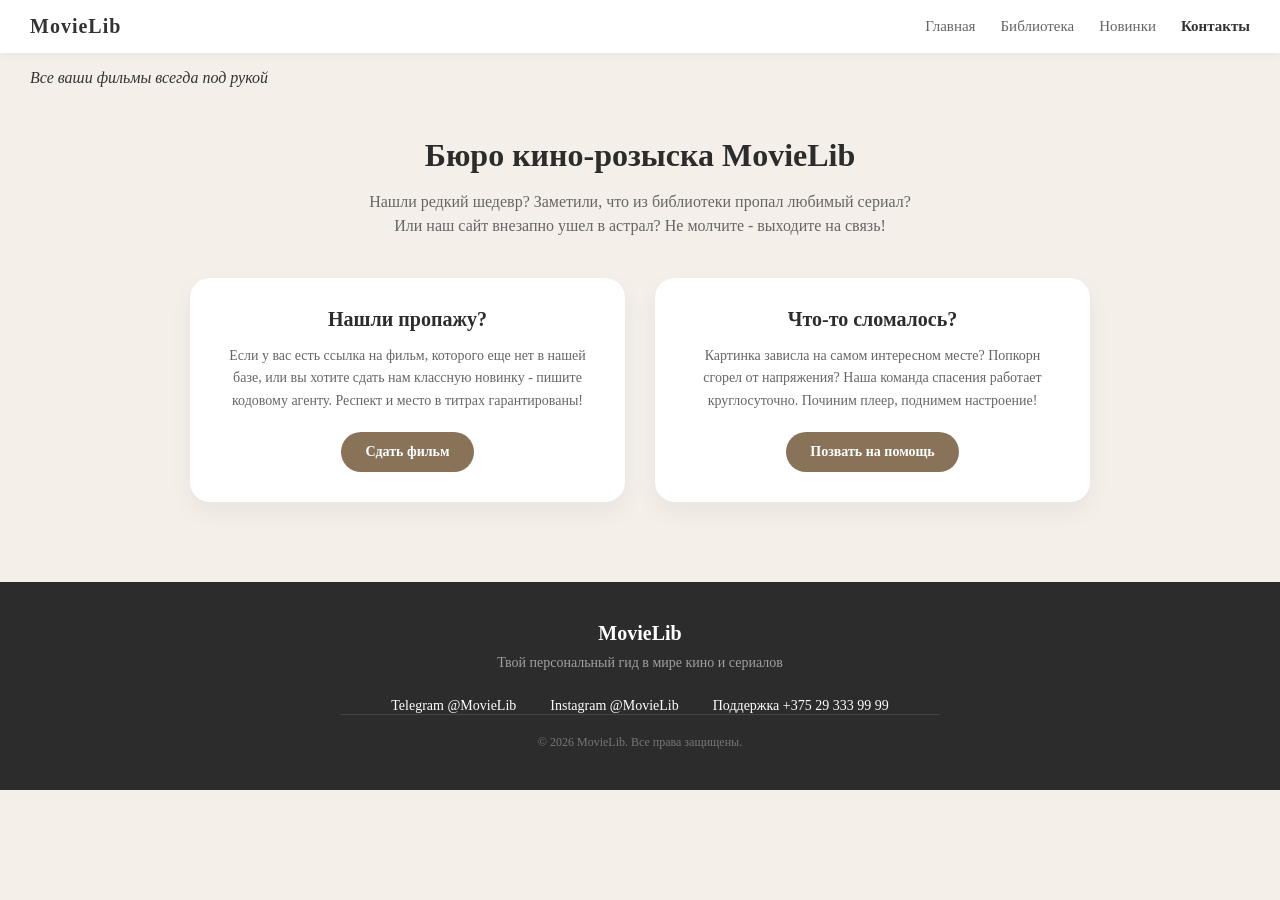
<file: contact.htm>
<!DOCTYPE html>
<html>
<head>
    <title>Контакты - MovieLib</title>
    <link rel="stylesheet" href="style.css">
</head>

<body>
    <!-- шапка-->
    <div class="nav-bar">
        <div class="nav-logo">MovieLib</div>
        <div class="nav-links">
            <a href="index.htm" class="link">Главная</a>
            <a href="libraru.htm" class="link">Библиотека</a>
            <a href="new.htm" class="link">Новинки</a>
            <a href="contact.htm" class="active">Контакты</a>
        </div>
    </div>

    <p class="subtitle">Все ваши фильмы всегда под рукой</p>

    <!-- осн частть -->
    <div class="contact-section">
        <h2 class="contact-title">Бюро кино-розыска MovieLib</h2>
        <p class="contact-subtitle">
            Нашли редкий шедевр? Заметили, что из библиотеки пропал любимый сериал? <br>
            Или наш сайт внезапно ушел в астрал? Не молчите - выходите на связь!
        </p>

        <!-- Две карточки -->
        <div class="contact-cards">

            <div class="contact-card dashed">
                <h3>Нашли пропажу?</h3>
                <p>
                    Если у вас есть ссылка на фильм, которого еще нет в нашей базе, или вы хотите сдать нам классную новинку - пишите кодовому агенту. Респект и место в титрах гарантированы!
                </p>
                <a href="redbutton.htm" class="btn btn-red">Сдать фильм</a>
            </div>

            <div class="contact-card solid">
                <h3>Что-то сломалось?</h3>
                <p>
                    Картинка зависла на самом интересном месте? Попкорн сгорел от напряжения? Наша команда спасения работает круглосуточно. Починим плеер, поднимем настроение!
                </p>
                <a href="#open-modal" class="btn btn-blue">Позвать на помощь</a>
            </div>

        </div>

            </div>

    <!-- всплывающее окно -->
    <div id="open-modal" class="modal-overlay">
        <div class="modal-window">
            <a href="#" class="modal-close-btn">X</a>
            <h3 class="modal-title">Служба спасения MovieLib</h3>
            <p class="modal-text">Наши агенты на связи 24/7 в самых удобных секретных каналах. Выбирайте любой!</p>
            <div class="modal-buttons">
                <a href="https://t.me" target="_blank" class="modal-btn tg">Написать в Telegram</a>
                <a href="https://instagram.com" target="_blank" class="modal-btn ig">Наш Instagram</a>
            </div>
        </div>
    </div>

    <!-- футер -->
    <div class="footer">
        <div class="footer-logo">MovieLib</div>
        <div class="footer-slogan">Твой персональный гид в мире кино и сериалов</div>
        <div class="footer-links">
            <a href="#">Telegram @MovieLib</a>
            <a href="#">Instagram @MovieLib</a>
            <a href="#">Поддержка +375 29 333 99 99</a>
        </div>
        <hr class="footer-divider">
        <div class="footer-copyright">© 2026 MovieLib. Все права защищены.</div>
    </div>

</body>
</html>
</file>
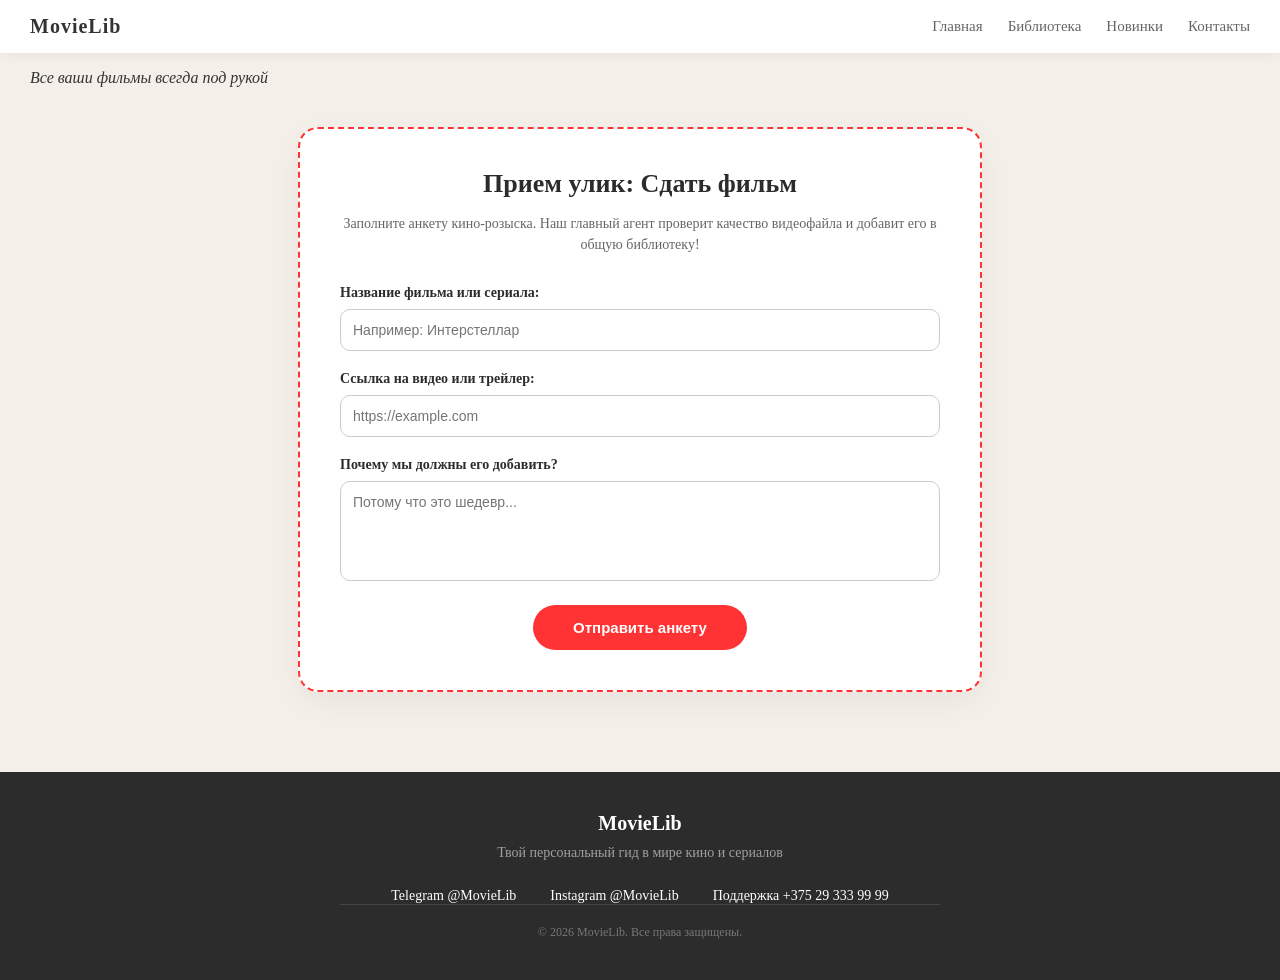
<file: redbutton.htm>
<!DOCTYPE html>
<html>
<head>
    <title>Сдать фильм - MovieLib</title>
    <link rel="stylesheet" href="style.css">
</head>

<body>
    <!-- шапка -->
    <div class="nav-bar">
        <div class="nav-logo">MovieLib</div>
        <div class="nav-links">
            <a href="index.htm" class="link">Главная</a>
            <a href="libraru.htm" class="link">Библиотека</a>
            <a href="new.htm" class="link">Новинки</a>
            <a href="contact.htm" class="link">Контакты</a>
        </div>
    </div>

    <p class="subtitle">Все ваши фильмы всегда под рукой</p>

    <!-- форма для отправки фильма -->
    <div class="form-section">
        <h2 class="form-title">Прием улик: Сдать фильм</h2>
        <p class="form-subtitle">
            Заполните анкету кино-розыска. Наш главный агент проверит качество видеофайла и добавит его в общую библиотеку!
        </p>

        <!-- Форма -->
        <form action="#" onsubmit="alert('Анкета успешно отправлена агентам!'); return false;">

            <div class="form-group">
                <label for="movie-name">Название фильма или сериала:</label>
                <input type="text" id="movie-name" required placeholder="Например: Интерстеллар">
            </div>

            <div class="form-group">
                <label for="movie-url">Ссылка на видео или трейлер:</label>
                <input type="url" id="movie-url" required placeholder="https://example.com">
            </div>

            <div class="form-group">
                <label for="movie-reason">Почему мы должны его добавить?</label>
                <textarea id="movie-reason" placeholder="Потому что это шедевр..."></textarea>
            </div>

            <!-- Кнопка отправки -->
            <div class="text-center">
                <button type="submit" class="btn-submit">Отправить анкету</button>
            </div>

        </form>
    </div>

    <!-- ===== футер ===== -->
    <div class="footer">
        <div class="footer-logo">MovieLib</div>
        <div class="footer-slogan">Твой персональный гид в мире кино и сериалов</div>
        <div class="footer-links">
            <a href="#">Telegram @MovieLib</a>
            <a href="#">Instagram @MovieLib</a>
            <a href="#">Поддержка +375 29 333 99 99</a>
        </div>
        <hr class="footer-divider">
        <div class="footer-copyright">© 2026 MovieLib. Все права защищены.</div>
    </div>

</body>
</html>
</file>
<file: style.css>
/*Общ стили*/

body {
    background-color: #f4efe8;
    margin: 0;/*убирает отступы
        font-family: Arial, sans-serif;
}

html {
    scroll-behavior: smooth;
}


/* Шапка */

.nav-bar {
    display: flex;
    justify-content: space-between;
    align-items: center;
    background-color: #ffffff;
    padding: 15px 30px;
    box-shadow: 0 2px 10px rgba(0, 0, 0, 0.05);
}

.nav-logo {
    font-weight: bold;
    font-size: 20px;
    color: #333;
    letter-spacing: 1px;
}

.nav-links {
    display: flex;
    gap: 25px;
}

.nav-links a {
    text-decoration: none;
    font-size: 15px;
    color: #666;
    font-weight: 500;
  }

.nav-links a.active {
    color: #333;
    font-weight: bold;
}


/* главная*/

.posters-container {
    display: flex;
    justify-content: center;
    gap: 20px;
    }

.poster-card {
    display: flex;
    flex-direction: column;
    align-items: center;
    text-align: center;
}

.poster-img {
    border-radius: 12px;
  }


/*
   Главная - настроения */

.mood-section {
    max-width: 1200px;
    margin: 40px auto;
    text-align: center;
}

.mood-section input[type="radio"] { /*скрывает некрасивые кружочки радиобаттонов*/
    display: none;
}

.mood-buttons-row {
    display: flex;
    justify-content: center;
    gap: 15px;
    flex-wrap: wrap;
    margin-bottom: 30px;
}

.mood-label {
    display: inline-block;
    padding: 14px 24px;
    background-color: #2c2c2c;
    color: #ffffff;
    font-size: 15px;
    font-weight: bold;
    border-radius: 25px;
    cursor: pointer;
    user-select: none;
    transition: all 0.3s ease;
}


#tab-romantic:checked ~ .mood-buttons-row label[for="tab-romantic"],
#tab-horror:checked ~ .mood-buttons-row label[for="tab-horror"],
#tab-cleaning:checked ~ .mood-buttons-row label[for="tab-cleaning"],
#tab-drama:checked ~ .mood-buttons-row label[for="tab-drama"] {
    background-color: #887359;
}

.mood-content-zone {
    display: flex;
    justify-content: center;
    width: 100%;
}

.mood-item {
    display: none;
    max-width: 550px;
    width: 100%;
}

.mood-item img {
    width: 100%;
    height: auto;
    border-radius: 16px;
    display: block;
}

#tab-romantic:checked ~ .mood-content-zone .romantic-content { display: block; }
#tab-horror:checked ~ .mood-content-zone .horror-content { display: block; }
#tab-cleaning:checked ~ .mood-content-zone .cleaning-content { display: block; }
#tab-drama:checked ~ .mood-content-zone .drama-content { display: block; }


/* Фильм дня*/

.daily-movie-box {
    max-width: 850px;
    margin: 50px auto;
    padding: 0 20px;
}

.daily-title {
    text-align: center;
    color: #2c2c2c;
    font-size: 24px;
    margin-bottom: 25px;
    font-weight: bold;
}


/* библиотека */

.section-title {
    font-size: 45px;
    margin-top: 50px;
    margin-bottom: 30px;
}

.movie-item {
    display: flex;
    gap: 20px;
    margin-bottom: 30px;
    align-items: flex-start;
}

.movie-poster {
    border-radius: 12px;
    flex-shrink: 0;
}

.movie-title {
    margin: 0 0 10px 0;
    font-size: 24px;
}

.movie-text {
    margin: 0 0 10px 0;
    line-height: 1.5;
    color: #333;
}

.movie-meta {
    margin: 0;
    line-height: 1.5;
    color: #666;
}


/* подвал*/

.footer {
    background-color: #2c2c2c;
    padding: 40px 20px;
    margin-top: 80px;
    text-align: center;
   }

.footer-logo {
    color: #ffffff;
    font-size: 20px;
    font-weight: bold;
    margin-bottom: 10px;
}

.footer-slogan {
    color: #a0a0a0;
    font-size: 14px;
    margin-bottom: 25px;
}

.footer-links a {
    color: #ffffff;
    text-decoration: none;
    margin: 0 15px;
    font-size: 14px;
}

.footer-divider {
    border: 0;
    border-top: 1px solid #444444;
    max-width: 600px;
    margin: 0 auto 20px auto;
}

.footer-copyright {
    color: #777777;
    font-size: 12px;
}


/* всплывающее окно*/

.modal-overlay {
    position: fixed;
    top: 0;
    left: 0;
    right: 0;
    bottom: 0;
    background: rgba(0, 0, 0, 0.6);
    display: flex;
    justify-content: center;
    align-items: center;
    opacity: 0;
    pointer-events: none;
    transition: opacity 0.3s ease;
    z-index: 9999;
}

.modal-window {
    background: #ffffff;
    padding: 35px;
    border-radius: 20px;
    width: 100%;
    max-width: 400px;
    text-align: center;
    position: relative;
    box-shadow: 0 15px 40px rgba(0, 0, 0, 0.2);
    transform: scale(0.8);
    transition: transform 0.3s ease;
}

.modal-close-btn {
    position: absolute;
    top: 15px;
    right: 20px;
    color: #aaa;
    text-decoration: none;
    font-size: 24px;
    font-weight: bold;
}

.modal-close-btn:hover {
    color: #333;
}

.modal-overlay:target {
    opacity: 1;
    pointer-events: auto;
}

.modal-overlay:target .modal-window {
    transform: scale(1);
}


/*новинки */

.new-section {
    max-width: 1200px;
    margin: 40px auto;
    padding: 0 20px;
}

.new-title {
    text-align: center;
    color: #2c2c2c;
    font-size: 28px;
    margin-bottom: 10px;
    font-weight: bold;
}

.new-subtitle {
    text-align: center;
    color: #888;
    font-size: 15px;
    margin-bottom: 40px;
}

.movie-grid {
    display: flex;
    justify-content: center;
    gap: 30px;
    flex-wrap: wrap;
}

.movie-card {
    width: 260px;
    position: relative;
    background: #ffffff;
    padding: 10px;
    border-radius: 16px;
    box-shadow: 0 8px 20px rgba(0, 0, 0, 0.05);
    text-align: center;
}

.movie-card img {
    width: 100%;
    height: 360px;
    object-fit: cover;
    border-radius: 12px;
    display: block;
    margin-bottom: 15px;
}

.movie-card h3 {
    font-size: 18px;
    color: #2c2c2c;
    margin: 0 0 5px 0;
}

.movie-card p {
    color: #888;
    font-size: 13px;
    margin: 0;
}

.movie-badge {
    position: absolute;
    top: 20px;
    left: 20px;
    color: white;
    padding: 6px 12px;
    font-size: 12px;
    font-weight: bold;
    border-radius: 20px;
}

.movie-badge.red {
    background-color: #ff3333;
    box-shadow: 0 4px 10px rgba(255, 51, 51, 0.3);
}

.movie-badge.blue {
    background-color: #0076ff;
    box-shadow: 0 4px 10px rgba(0, 118, 255, 0.3);
}

.movie-badge.orange {
    background-color: #e67e22;
    box-shadow: 0 4px 10px rgba(230, 126, 34, 0.3);
}


/* контакты */

.contact-section {
    max-width: 900px;
    margin: 50px auto;
    padding: 0 20px;
    text-align: center;
}

.contact-title {
    color: #2c2c2c;
    font-size: 32px;
    margin-bottom: 15px;
    font-weight: bold;
}

.contact-subtitle {
    color: #666;
    font-size: 16px;
    margin-bottom: 40px;
    line-height: 1.5;
}

.contact-cards {
    display: flex;
    justify-content: center;
    gap: 30px;
    flex-wrap: wrap;
    margin-bottom: 40px;
}

.contact-card {
    flex: 1;
    min-width: 280px;
    background: #ffffff;
    padding: 30px;
    border-radius: 20px;
    box-shadow: 0 10px 25px rgba(0, 0, 0, 0.05);
}

.contact-card h3 {
    font-size: 20px;
    color: #2c2c2c;
    margin: 0 0 10px 0;
}

.contact-card p {
    color: #666;
    font-size: 14px;
    line-height: 1.6;
    margin-bottom: 20px;
}

.btn {
    display: inline-block;
    padding: 12px 24px;
    font-weight: bold;
    border-radius: 25px;
    font-size: 14px;
    text-decoration: none;
    color: white;
    transition: background-color 0.3s;
}

.btn-red {
    background-color: #887359;
}

.btn-red:hover {
    background-color: #cc0000;
}

.btn-blue {
    background-color: #887359;
}

.btn-blue:hover {
    background-color: #0055cc;
}

.contact-channels {
    background-color: #2c2c2c;
    color: white;
    padding: 35px;
    border-radius: 20px;
    box-shadow: 0 10px 30px rgba(0, 0, 0, 0.1);
    margin-bottom: 50px;
}

.contact-channels h4 {
    font-size: 18px;
    margin: 0 0 20px 0;
    letter-spacing: 1px;
}

.channels-row {
    display: flex;
    justify-content: center;
    gap: 40px;
    flex-wrap: wrap;
}

.channel-item {
    text-align: center;
}

.channel-label {
    color: #888;
    font-size: 12px;
    margin: 0 0 5px 0;
}

.channel-value {
    font-size: 16px;
    font-weight: bold;
}


/* сдать фильм */

.form-section {
    max-width: 600px;
    margin: 40px auto;
    background: #ffffff;
    padding: 40px;
    border-radius: 20px;
    box-shadow: 0 10px 30px rgba(0, 0, 0, 0.05);
    border: 2px dashed #ff3333;
}

.form-title {
    color: #2c2c2c;
    font-size: 26px;
    margin: 0 0 10px 0;
    text-align: center;
}

.form-subtitle {
    color: #666;
    font-size: 14px;
    line-height: 1.5;
    margin-bottom: 30px;
    text-align: center;
}

.form-group {
    margin-bottom: 20px;
}

.form-group label {
    display: block;
    font-weight: bold;
    margin-bottom: 8px;
    color: #2c2c2c;
    font-size: 14px;
}

.form-group input,
.form-group textarea {
    width: 100%;
    padding: 12px;
    border: 1px solid #ccc;
    border-radius: 10px;
    box-sizing: border-box;
    font-size: 14px;
    font-family: Arial, sans-serif;
}

.form-group textarea {
    height: 100px;
    resize: none;
}

.form-group input:focus,
.form-group textarea:focus {
    outline: none;
    border-color: #ff3333;
}

.text-center {
    text-align: center;
}

.btn-submit {
    background-color: #ff3333;
    color: white;
    border: none;
    padding: 14px 40px;
    font-size: 15px;
    font-weight: bold;
    border-radius: 25px;
    cursor: pointer;
    transition: background-color 0.3s ease;
}

.btn-submit:hover {
    background-color: #cc0000;
}


/*доп классы */

.subtitle {
    font-style: italic;
    margin-left: 30px;
    color: #333;
    margin-bottom: 40px;
}

.library-container {
    max-width: 1200px;
    margin: 0 auto;
    padding: 0 40px;
}

.daily-poster {
    display: block;
    width: 800px;
    max-width: 100%;
    margin: 0 auto;
    border-radius: 12px;
}
</file>
